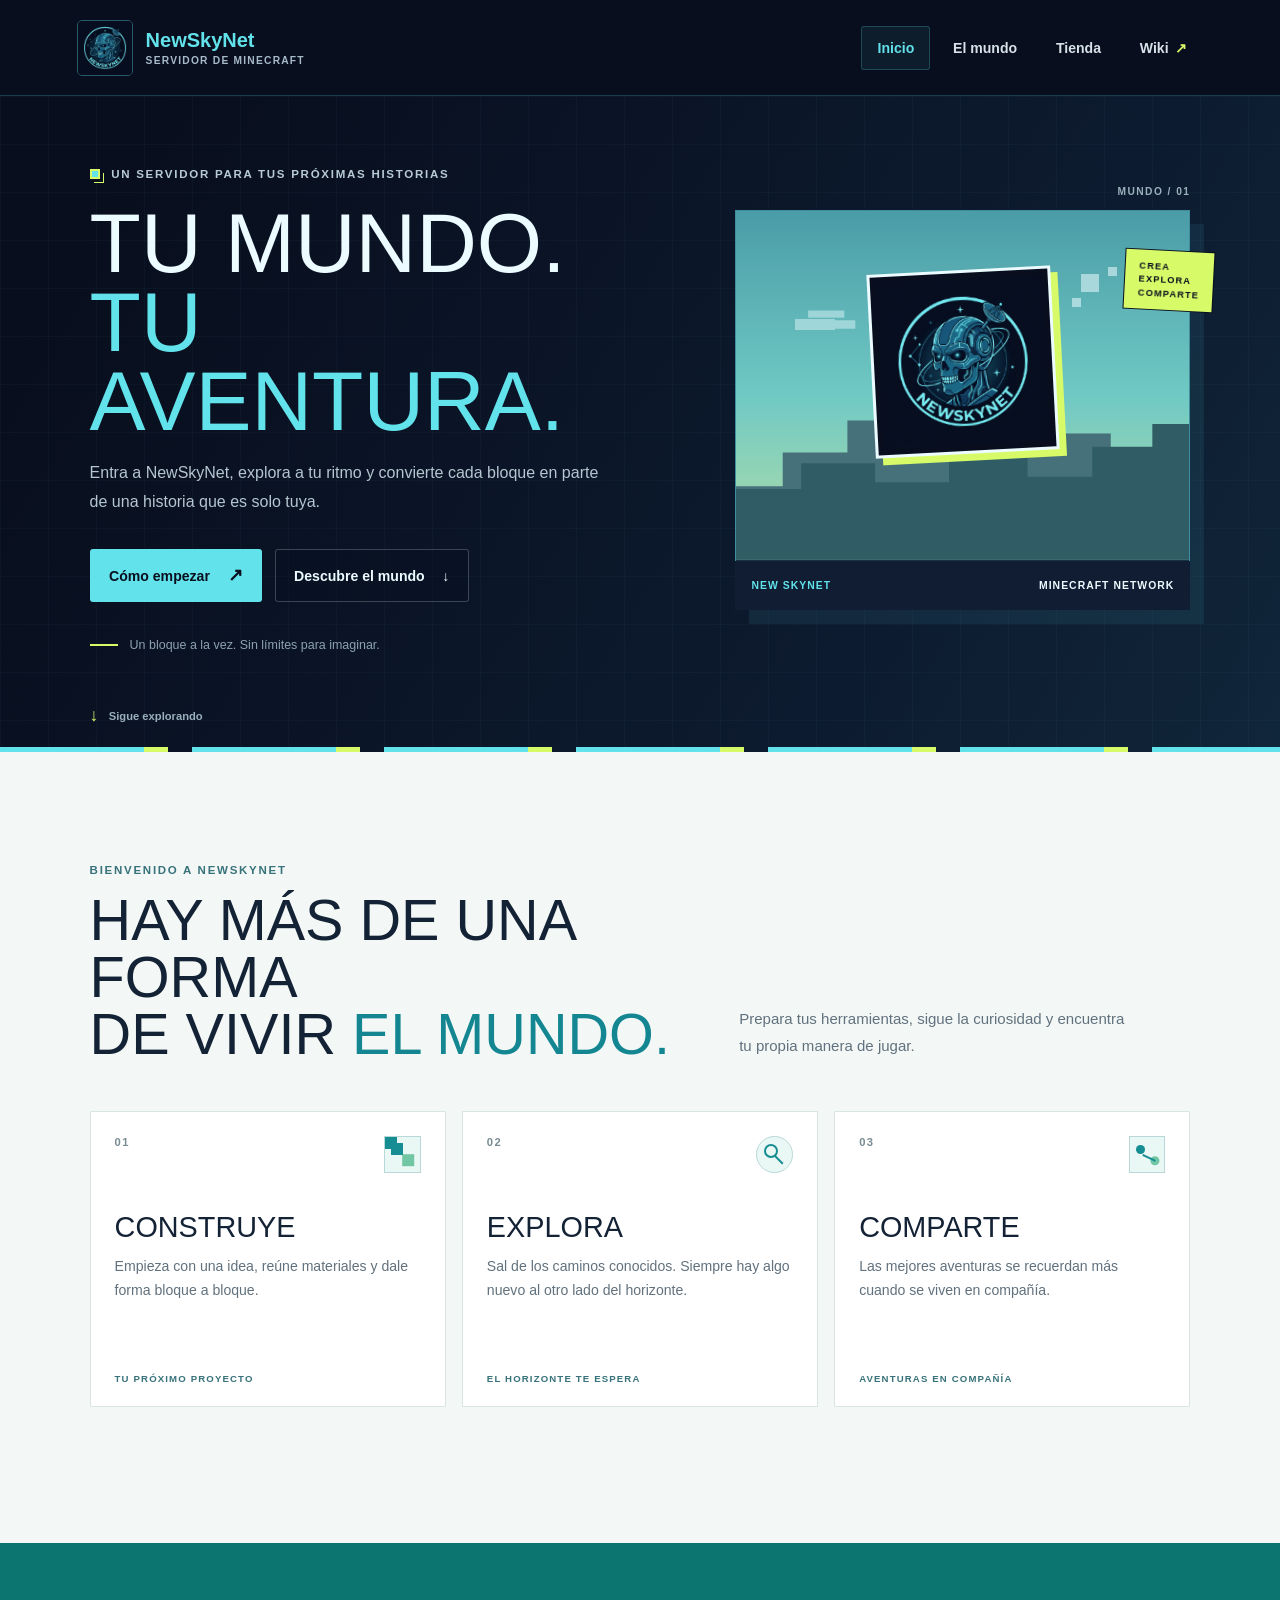
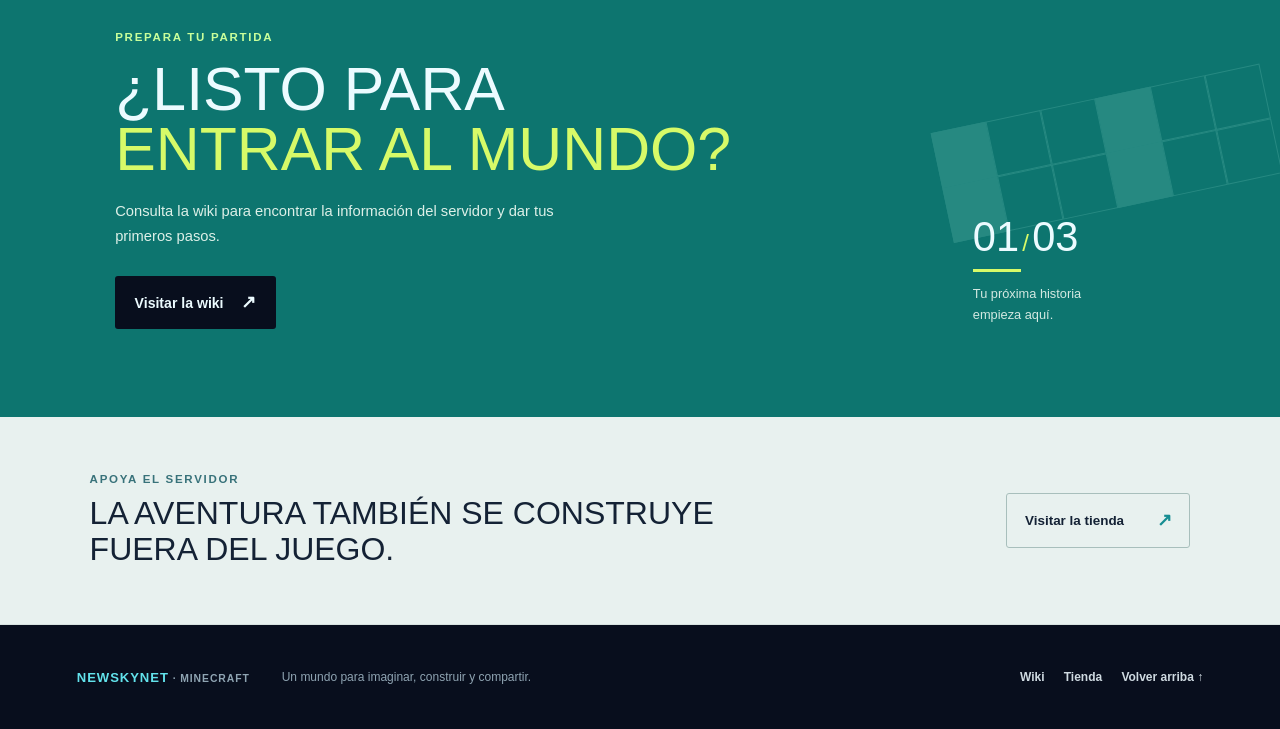
<file: index.html>
<!DOCTYPE html>
<html lang="es">
<head>
    <meta charset="UTF-8">
    <meta name="viewport" content="width=device-width, initial-scale=1.0">
    <meta name="description" content="Descubre NewSkyNet, tu próximo mundo de Minecraft para construir, explorar y compartir aventuras.">
    <meta name="theme-color" content="#080e1d">
    <title>NewSkyNet | Tu mundo de Minecraft</title>
    <link rel="stylesheet" href="src/style.css">
</head>
<body>
    <header class="site-header">
        <a class="brand" href="index.html" aria-label="NewSkyNet, inicio">
            <img src="src/img/logo.jpg" alt="">
            <span class="brand-copy">
                <span class="brand-name">NewSkyNet</span>
                <span class="brand-caption">Servidor de Minecraft</span>
            </span>
        </a>
        <nav class="site-nav" aria-label="Navegación principal">
            <ul>
                <li><a class="nav-link nav-link-current" href="#inicio" aria-current="page">Inicio</a></li>
                <li><a class="nav-link" href="#mundo">El mundo</a></li>
                <li><a class="nav-link" href="https://tienda.newskynet.run.place">Tienda</a></li>
                <li><a class="nav-link nav-link-wiki" href="wiki.html">Wiki <span aria-hidden="true">↗</span></a></li>
            </ul>
        </nav>
    </header>

    <main>
        <section class="hero" id="inicio" aria-labelledby="hero-title">
            <span class="hero-inner">
                <header class="hero-copy">
                    <p class="eyebrow"><span class="eyebrow-mark" aria-hidden="true"></span> Un servidor para tus próximas historias</p>
                    <h1 id="hero-title">Tu mundo.<br><span>Tu aventura.</span></h1>
                    <p class="hero-description">Entra a NewSkyNet, explora a tu ritmo y convierte cada bloque en parte de una historia que es solo tuya.</p>
                    <nav class="hero-actions" aria-label="Acciones principales">
                        <a class="button button-primary" href="wiki.html">Cómo empezar <span aria-hidden="true">↗</span></a>
                        <a class="button button-quiet" href="#mundo">Descubre el mundo <span aria-hidden="true">↓</span></a>
                    </nav>
                    <aside class="hero-footnote">
                        <span class="footnote-rule" aria-hidden="true"></span>
                        <p>Un bloque a la vez. Sin límites para imaginar.</p>
                    </aside>
                </header>

                <figure class="hero-art" aria-label="Logo de NewSkyNet sobre un paisaje de bloques">
                    <span class="art-coordinate" aria-hidden="true">MUNDO / 01</span>
                    <span class="art-frame">
                        <span class="art-sky" aria-hidden="true">
                            <span class="sky-pixel sky-pixel-one"></span>
                            <span class="sky-pixel sky-pixel-two"></span>
                            <span class="sky-pixel sky-pixel-three"></span>
                            <span class="sky-cloud cloud-one"></span>
                            <span class="sky-cloud cloud-two"></span>
                            <span class="voxel-hill hill-back"></span>
                            <span class="voxel-hill hill-front"></span>
                        </span>
                        <span class="art-logo-wrap">
                            <img src="src/img/logo.jpg" alt="Logo de NewSkyNet">
                        </span>
                    </span>
                    <span class="art-stamp" aria-hidden="true"><span>CREA</span><span>EXPLORA</span><span>COMPARTE</span></span>
                    <figcaption class="art-caption"><span>NEW SKYNET</span><span>MINECRAFT NETWORK</span></figcaption>
                </figure>
            </span>
            <a class="scroll-cue" href="#mundo"><span aria-hidden="true">↓</span> Sigue explorando</a>
        </section>

        <section class="world-section" id="mundo" aria-labelledby="world-title">
            <header class="section-heading">
                <p class="section-kicker">BIENVENIDO A NEWSKYNET</p>
                <h2 id="world-title">Hay más de una forma<br>de vivir <span>el mundo.</span></h2>
                <p class="section-intro">Prepara tus herramientas, sigue la curiosidad y encuentra tu propia manera de jugar.</p>
            </header>
            <ul class="world-grid">
                <li>
                    <article class="world-card card-build">
                        <header class="card-index"><span>01</span><span class="card-symbol symbol-build" aria-hidden="true"></span></header>
                        <h3>Construye</h3>
                        <p>Empieza con una idea, reúne materiales y dale forma bloque a bloque.</p>
                        <span class="card-tag">TU PRÓXIMO PROYECTO</span>
                    </article>
                </li>
                <li>
                    <article class="world-card card-explore">
                        <header class="card-index"><span>02</span><span class="card-symbol symbol-explore" aria-hidden="true"></span></header>
                        <h3>Explora</h3>
                        <p>Sal de los caminos conocidos. Siempre hay algo nuevo al otro lado del horizonte.</p>
                        <span class="card-tag">EL HORIZONTE TE ESPERA</span>
                    </article>
                </li>
                <li>
                    <article class="world-card card-share">
                        <header class="card-index"><span>03</span><span class="card-symbol symbol-share" aria-hidden="true"></span></header>
                        <h3>Comparte</h3>
                        <p>Las mejores aventuras se recuerdan más cuando se viven en compañía.</p>
                        <span class="card-tag">AVENTURAS EN COMPAÑÍA</span>
                    </article>
                </li>
            </ul>
        </section>

        <section class="start-section" aria-labelledby="start-title">
            <span class="start-grid" aria-hidden="true">
                <span></span><span></span><span></span><span></span><span></span><span></span><span></span><span></span><span></span><span></span><span></span><span></span>
            </span>
            <header class="start-content">
                <p class="section-kicker">PREPARA TU PARTIDA</p>
                <h2 id="start-title">¿Listo para<br><span>entrar al mundo?</span></h2>
                <p>Consulta la wiki para encontrar la información del servidor y dar tus primeros pasos.</p>
                <a class="button button-dark" href="wiki.html">Visitar la wiki <span aria-hidden="true">↗</span></a>
            </header>
            <aside class="start-aside">
                <span class="aside-number">01<span>/</span>03</span>
                <span class="aside-rule" aria-hidden="true"></span>
                <p>Tu próxima historia<br>empieza aquí.</p>
            </aside>
        </section>

        <section class="store-strip" aria-label="Tienda de NewSkyNet">
            <header>
                <p class="section-kicker">APOYA EL SERVIDOR</p>
                <h2>La aventura también se construye fuera del juego.</h2>
            </header>
            <a class="store-link" href="https://tienda.newskynet.run.place">Visitar la tienda <span aria-hidden="true">↗</span></a>
        </section>
    </main>

    <footer class="site-footer">
        <a class="footer-brand" href="index.html">NEWSKYNET<span> · MINECRAFT</span></a>
        <p>Un mundo para imaginar, construir y compartir.</p>
        <nav class="footer-links" aria-label="Navegación secundaria">
            <a href="wiki.html">Wiki</a>
            <a href="https://tienda.newskynet.run.place">Tienda</a>
            <a href="#inicio">Volver arriba ↑</a>
        </nav>
    </footer>
</body>
</html>
</file>
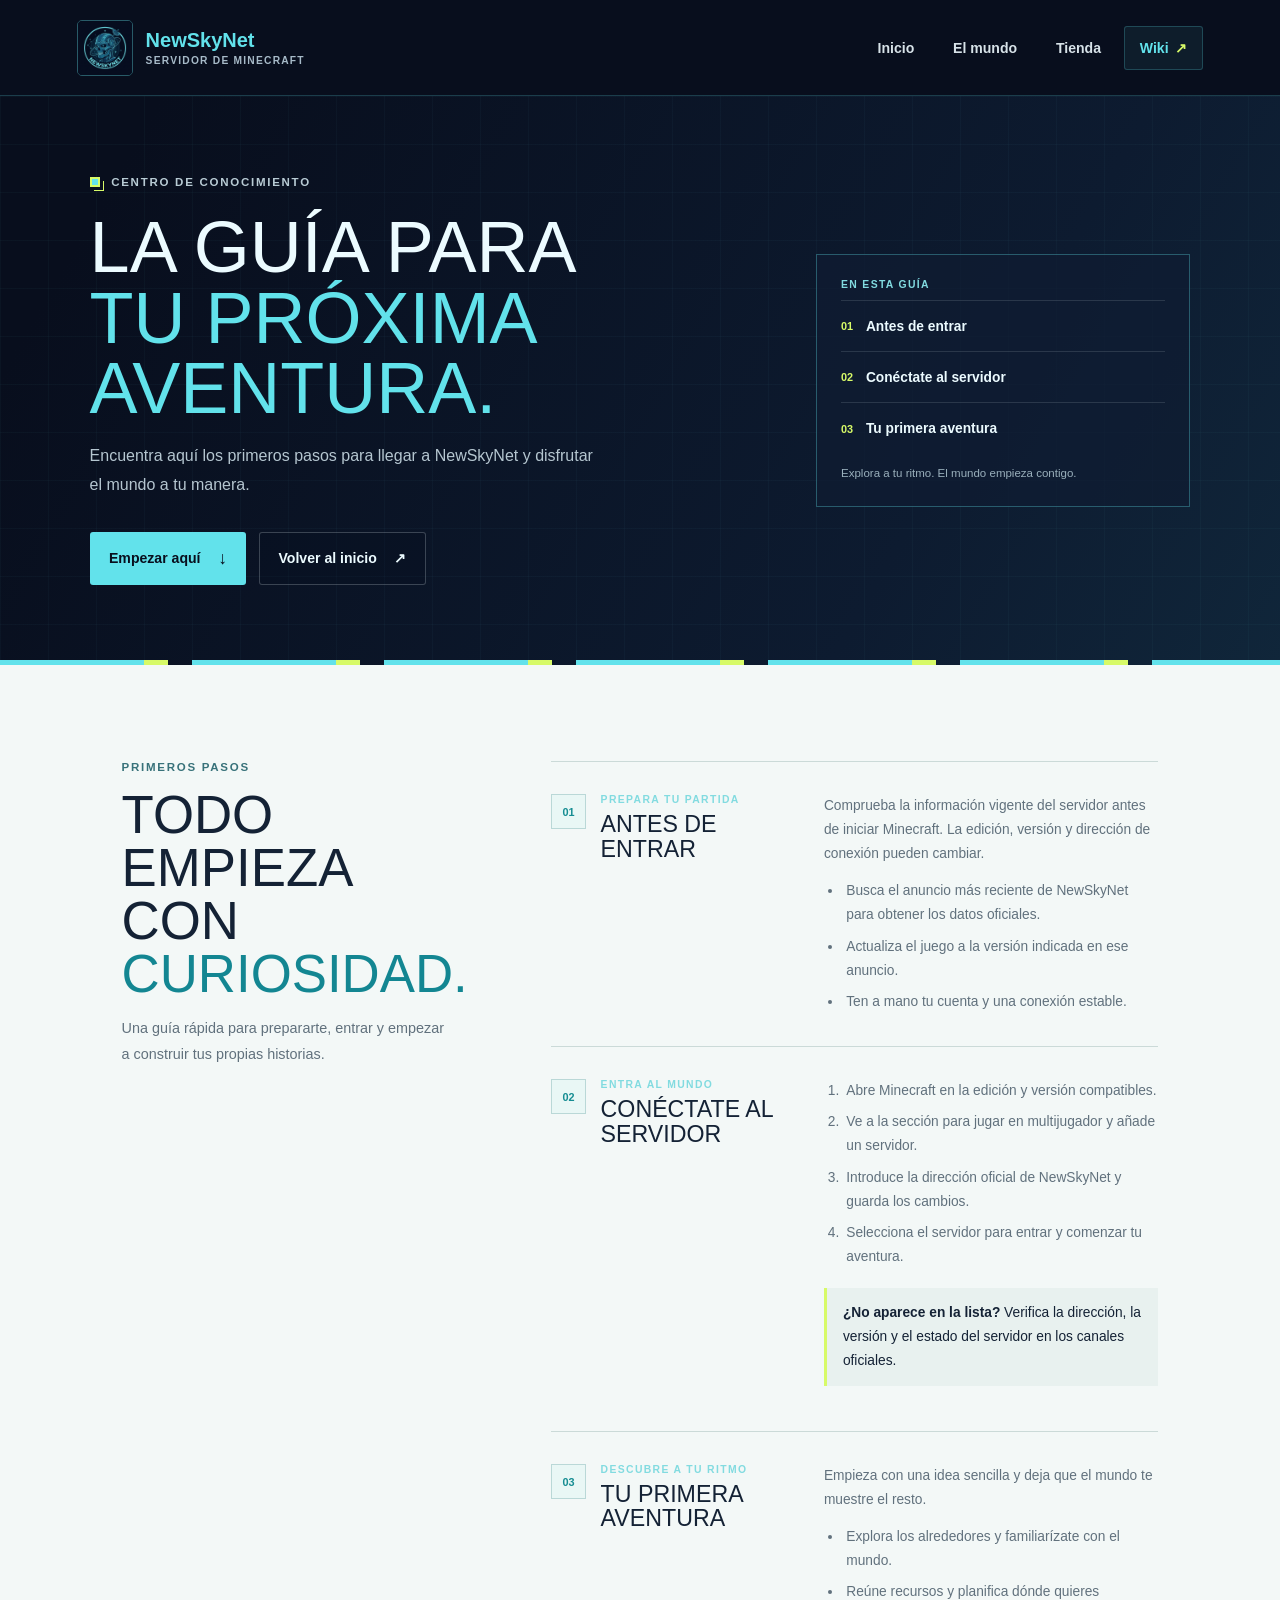
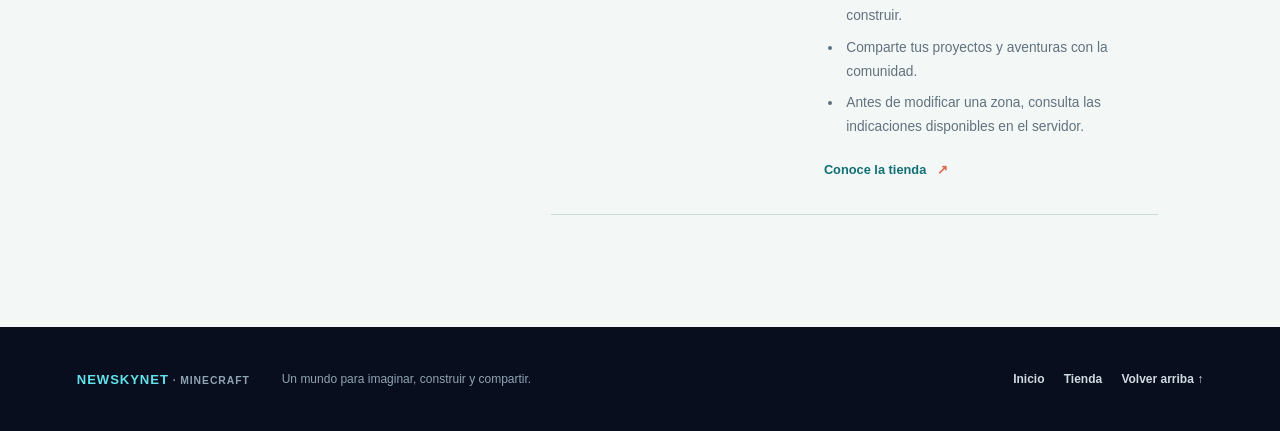
<file: wiki.html>
<!DOCTYPE html>
<html lang="es">
<head>
    <meta charset="UTF-8">
    <meta name="viewport" content="width=device-width, initial-scale=1.0">
    <meta name="description" content="Guía de inicio e información útil para jugar en NewSkyNet.">
    <meta name="theme-color" content="#080e1d">
    <title>Wiki | NewSkyNet</title>
    <link rel="stylesheet" href="src/style.css">
</head>
<body>
    <header class="site-header">
        <a class="brand" href="index.html" aria-label="NewSkyNet, inicio">
            <img src="src/img/logo.jpg" alt="">
            <span class="brand-copy">
                <span class="brand-name">NewSkyNet</span>
                <span class="brand-caption">Servidor de Minecraft</span>
            </span>
        </a>
        <nav class="site-nav" aria-label="Navegación principal">
            <ul>
                <li><a class="nav-link" href="index.html#inicio">Inicio</a></li>
                <li><a class="nav-link" href="index.html#mundo">El mundo</a></li>
                <li><a class="nav-link" href="https://tienda.newskynet.run.place">Tienda</a></li>
                <li><a class="nav-link nav-link-current nav-link-wiki" href="wiki.html" aria-current="page">Wiki <span aria-hidden="true">↗</span></a></li>
            </ul>
        </nav>
    </header>

    <main>
        <section class="wiki-hero" id="inicio" aria-labelledby="wiki-title">
            <div class="wiki-hero-inner">
                <header class="wiki-intro">
                    <p class="eyebrow"><span class="eyebrow-mark" aria-hidden="true"></span> Centro de conocimiento</p>
                    <h1 id="wiki-title">La guía para<br><span>tu próxima aventura.</span></h1>
                    <p class="hero-description">Encuentra aquí los primeros pasos para llegar a NewSkyNet y disfrutar el mundo a tu manera.</p>
                    <nav class="hero-actions" aria-label="Acciones de la wiki">
                        <a class="button button-primary" href="#primeros-pasos">Empezar aquí <span aria-hidden="true">↓</span></a>
                        <a class="button button-quiet" href="index.html">Volver al inicio <span aria-hidden="true">↗</span></a>
                    </nav>
                </header>
                <aside class="wiki-contents" aria-label="Contenido de esta guía">
                    <p class="wiki-contents-label">EN ESTA GUÍA</p>
                    <a href="#primeros-pasos"><span>01</span> Antes de entrar</a>
                    <a href="#conectar"><span>02</span> Conéctate al servidor</a>
                    <a href="#mundo"><span>03</span> Tu primera aventura</a>
                    <span class="wiki-contents-note">Explora a tu ritmo. El mundo empieza contigo.</span>
                </aside>
            </div>
        </section>

        <section class="wiki-guides" aria-label="Guías de NewSkyNet">
            <header class="wiki-heading">
                <p class="section-kicker">PRIMEROS PASOS</p>
                <h2>Todo empieza<br>con <span>curiosidad.</span></h2>
                <p>Una guía rápida para prepararte, entrar y empezar a construir tus propias historias.</p>
            </header>

            <div class="wiki-guide-list">
                <article class="wiki-guide" id="primeros-pasos">
                    <header class="wiki-guide-heading">
                        <span class="wiki-guide-number">01</span>
                        <div>
                            <p class="wiki-guide-label">PREPARA TU PARTIDA</p>
                            <h3>Antes de entrar</h3>
                        </div>
                    </header>
                    <div class="wiki-guide-body">
                        <p>Comprueba la información vigente del servidor antes de iniciar Minecraft. La edición, versión y dirección de conexión pueden cambiar.</p>
                        <ul>
                            <li>Busca el anuncio más reciente de NewSkyNet para obtener los datos oficiales.</li>
                            <li>Actualiza el juego a la versión indicada en ese anuncio.</li>
                            <li>Ten a mano tu cuenta y una conexión estable.</li>
                        </ul>
                    </div>
                </article>

                <article class="wiki-guide" id="conectar">
                    <header class="wiki-guide-heading">
                        <span class="wiki-guide-number">02</span>
                        <div>
                            <p class="wiki-guide-label">ENTRA AL MUNDO</p>
                            <h3>Conéctate al servidor</h3>
                        </div>
                    </header>
                    <div class="wiki-guide-body">
                        <ol>
                            <li>Abre Minecraft en la edición y versión compatibles.</li>
                            <li>Ve a la sección para jugar en multijugador y añade un servidor.</li>
                            <li>Introduce la dirección oficial de NewSkyNet y guarda los cambios.</li>
                            <li>Selecciona el servidor para entrar y comenzar tu aventura.</li>
                        </ol>
                        <p class="wiki-note"><strong>¿No aparece en la lista?</strong> Verifica la dirección, la versión y el estado del servidor en los canales oficiales.</p>
                    </div>
                </article>

                <article class="wiki-guide" id="mundo">
                    <header class="wiki-guide-heading">
                        <span class="wiki-guide-number">03</span>
                        <div>
                            <p class="wiki-guide-label">DESCUBRE A TU RITMO</p>
                            <h3>Tu primera aventura</h3>
                        </div>
                    </header>
                    <div class="wiki-guide-body">
                        <p>Empieza con una idea sencilla y deja que el mundo te muestre el resto.</p>
                        <ul>
                            <li>Explora los alrededores y familiarízate con el mundo.</li>
                            <li>Reúne recursos y planifica dónde quieres construir.</li>
                            <li>Comparte tus proyectos y aventuras con la comunidad.</li>
                            <li>Antes de modificar una zona, consulta las indicaciones disponibles en el servidor.</li>
                        </ul>
                        <a class="wiki-back-link" href="https://tienda.newskynet.run.place">Conoce la tienda <span aria-hidden="true">↗</span></a>
                    </div>
                </article>
            </div>
        </section>
    </main>

    <footer class="site-footer">
        <a class="footer-brand" href="index.html">NEWSKYNET<span> · MINECRAFT</span></a>
        <p>Un mundo para imaginar, construir y compartir.</p>
        <nav class="footer-links" aria-label="Navegación secundaria">
            <a href="index.html">Inicio</a>
            <a href="https://tienda.newskynet.run.place">Tienda</a>
            <a href="#inicio">Volver arriba ↑</a>
        </nav>
    </footer>
</body>
</html>
</file>
<file: src/style.css>
:root {
	--brand-night: #080e1d;
	--brand-deep: #101d32;
	--brand-cyan: #62e2eb;
	--brand-text: #ecfbff;
	--brand-lime: #d7fa68;
	--brand-coral: #ff806e;
	--paper: #f3f8f7;
	--ink: #142235;
	--muted: #61717d;
	--display-font: Impact, "Arial Narrow", sans-serif;
	--body-font: "Trebuchet MS", sans-serif;
}

* {
	box-sizing: border-box;
}

html {
	scroll-behavior: smooth;
}

body {
	margin: 0;
	color: var(--ink);
	background: var(--paper);
	font-family: var(--body-font);
	-webkit-font-smoothing: antialiased;
}

body,
a {
	-webkit-tap-highlight-color: transparent;
}

a {
	color: inherit;
}

a:focus-visible {
	outline: 3px solid var(--brand-coral);
	outline-offset: 4px;
}

.site-header {
	position: relative;
	z-index: 2;
	display: flex;
	align-items: center;
	justify-content: space-between;
	gap: 2rem;
	min-height: 6rem;
	padding: 0.7rem clamp(1.5rem, 6vw, 6rem);
	border-bottom: 1px solid rgb(98 226 235 / 22%);
	color: var(--brand-text);
	background: var(--brand-night);
}

.brand {
	--brand-logo-size: 3.5rem;
	display: grid;
	grid-template-columns: var(--brand-logo-size) max-content;
	grid-template-rows: repeat(2, auto);
	align-items: center;
	column-gap: 0.8rem;
	flex: 0 0 auto;
	color: inherit;
	text-decoration: none;
}

.brand img {
	display: block;
	grid-column: 1;
	grid-row: 1 / 3;
	width: var(--brand-logo-size);
	height: var(--brand-logo-size);
	flex: 0 0 auto;
	border: 1px solid rgb(98 226 235 / 36%);
	border-radius: 5px;
	object-fit: cover;
}

.brand-copy {
	display: flex;
	grid-column: 2;
	grid-row: 1 / 3;
	flex-direction: column;
	align-items: flex-start;
	gap: 0.14rem;
}

.brand-name {
	color: var(--brand-cyan);
	font-size: 1.25rem;
	font-weight: 900;
}

.brand-caption {
	color: #a7bac8;
	font-size: 0.64rem;
	font-weight: 700;
	letter-spacing: 0.12em;
	text-transform: uppercase;
}

.brand:focus-visible {
	outline: 2px solid var(--brand-cyan);
	outline-offset: 5px;
}

.site-nav ul {
	display: flex;
	align-items: center;
	gap: 0.4rem;
	margin: 0;
	padding: 0;
	list-style: none;
}

.nav-link {
	display: inline-flex;
	align-items: center;
	gap: 0.4rem;
	min-height: 2.75rem;
	padding: 0.65rem 0.95rem;
	border: 1px solid transparent;
	border-radius: 3px;
	color: #d7e2e8;
	font-size: 0.88rem;
	font-weight: 700;
	text-decoration: none;
	transition: color 160ms ease, background-color 160ms ease, border-color 160ms ease;
}

.nav-link:hover,
.nav-link-current {
	color: var(--brand-cyan);
}

.nav-link-current {
	border-color: rgb(98 226 235 / 22%);
	background: rgb(98 226 235 / 7%);
}

.nav-link-wiki span {
	color: var(--brand-lime);
}

.hero {
	position: relative;
	min-height: 41rem;
	padding: 4.5rem clamp(1.5rem, 7vw, 7rem) 5.5rem;
	overflow: hidden;
	color: var(--brand-text);
	background-color: var(--brand-night);
	background-image:
		linear-gradient(90deg, rgb(98 226 235 / 3%) 1px, transparent 1px),
		linear-gradient(rgb(98 226 235 / 3%) 1px, transparent 1px),
		linear-gradient(120deg, #080e1d 10%, #0d1b30 72%, #10263a 100%);
	background-size: 48px 48px, 48px 48px, auto;
}

.hero::after {
	position: absolute;
	right: 0;
	bottom: 0;
	left: 0;
	height: 5px;
	background: repeating-linear-gradient(90deg, var(--brand-cyan) 0 9rem, var(--brand-lime) 9rem 10.5rem, transparent 10.5rem 12rem);
	content: "";
}

.hero-inner {
	display: grid;
	grid-template-columns: minmax(0, 1fr) minmax(20rem, 0.9fr);
	align-items: center;
	gap: clamp(3rem, 7vw, 8rem);
	width: min(100%, 78rem);
	min-height: 30rem;
	margin: 0 auto;
}

.hero-copy {
	position: relative;
	z-index: 1;
	max-width: 38rem;
	animation: rise-in 650ms ease-out both;
}

.eyebrow,
.section-kicker {
	margin: 0;
	font-size: 0.72rem;
	font-weight: 800;
	letter-spacing: 0.15em;
	text-transform: uppercase;
}

.eyebrow {
	display: flex;
	align-items: center;
	gap: 0.7rem;
	color: #b8cbd4;
}

.eyebrow-mark {
	width: 0.65rem;
	height: 0.65rem;
	border: 2px solid var(--brand-lime);
	background: var(--brand-cyan);
	box-shadow: 3px 3px 0 var(--brand-night), 4px 4px 0 var(--brand-lime);
}

.hero h1 {
	margin: 1.5rem 0 1.15rem;
	font-family: var(--display-font);
	font-size: 5.25rem;
	font-weight: 400;
	line-height: 0.94;
	text-transform: uppercase;
}

.hero h1 span {
	color: var(--brand-cyan);
}

.hero-description {
	max-width: 32rem;
	margin: 0;
	color: #b5c6d0;
	font-size: 1rem;
	line-height: 1.8;
}

.hero-actions {
	display: flex;
	flex-wrap: wrap;
	align-items: center;
	gap: 0.8rem;
	margin-top: 2rem;
}

.button {
	display: inline-flex;
	align-items: center;
	justify-content: center;
	gap: 1.1rem;
	min-height: 3.35rem;
	padding: 0.85rem 1.15rem;
	border: 1px solid transparent;
	border-radius: 3px;
	font-size: 0.88rem;
	font-weight: 800;
	text-decoration: none;
	transition: transform 160ms ease, color 160ms ease, background-color 160ms ease, border-color 160ms ease;
}

.button:hover,
.store-link:hover {
	transform: translateY(-2px);
}

.button-primary {
	color: var(--brand-night);
	background: var(--brand-cyan);
}

.button-primary:hover {
	background: #9bf1f3;
}

.button-primary span,
.button-dark span {
	font-size: 1.1rem;
}

.button-quiet {
	border-color: rgb(236 251 255 / 22%);
	color: var(--brand-text);
	background: rgb(8 14 29 / 24%);
}

.button-quiet:hover {
	border-color: var(--brand-cyan);
	color: var(--brand-cyan);
}

.hero-footnote {
	display: flex;
	align-items: center;
	gap: 0.75rem;
	margin-top: 2.25rem;
	color: #8da2b1;
	font-size: 0.78rem;
}

.hero-footnote p {
	margin: 0;
}

.footnote-rule {
	width: 1.75rem;
	height: 2px;
	background: var(--brand-lime);
}

.hero-art {
	--art-inset: 1.5rem;
	position: relative;
	margin: 0;
	width: min(100%, 31rem);
	justify-self: end;
	padding: 1.5rem 0 1.5rem var(--art-inset);
	animation: rise-in 750ms 100ms ease-out both;
}

.art-coordinate {
	position: absolute;
	display: block;
	top: 0;
	right: 0;
	color: #9ab0bc;
	font-size: 0.64rem;
	font-weight: 800;
	letter-spacing: 0.14em;
}

.art-frame {
	position: relative;
	display: block;
	min-height: 25rem;
	border: 1px solid rgb(98 226 235 / 52%);
	background: #183248;
	box-shadow: 14px 14px 0 rgb(98 226 235 / 8%);
}

.art-sky {
	position: absolute;
	display: block;
	inset: 0 0 3.1rem;
	overflow: hidden;
	background: linear-gradient(180deg, #4a9ca7 0%, #70c9c4 53%, #b5dfa5 100%);
}

.sky-pixel {
	position: absolute;
	width: 1.1rem;
	height: 1.1rem;
	background: rgb(236 251 255 / 55%);
}

.sky-pixel-one {
	top: 18%;
	right: 20%;
}

.sky-pixel-two {
	top: 25%;
	right: 24%;
	width: 0.55rem;
	height: 0.55rem;
}

.sky-pixel-three {
	top: 16%;
	right: 16%;
	width: 0.55rem;
	height: 0.55rem;
}

.sky-cloud {
	position: absolute;
	width: 2.5rem;
	height: 0.7rem;
	background: rgb(236 251 255 / 45%);
	box-shadow: 0.7rem -0.65rem 0 -0.12rem rgb(236 251 255 / 45%), 1.35rem 0 0 -0.08rem rgb(236 251 255 / 45%);
}

.cloud-one {
	top: 31%;
	left: 13%;
}

.cloud-two {
	top: 20%;
	left: 54%;
	transform: scale(0.72);
}

.voxel-hill {
	position: absolute;
	display: block;
	right: -1%;
	bottom: 0;
	left: -1%;
	height: 54%;
	clip-path: polygon(0 100%, 0 61%, 11% 61%, 11% 43%, 25% 43%, 25% 26%, 39% 26%, 39% 11%, 55% 11%, 55% 0, 68% 0, 68% 33%, 82% 33%, 82% 50%, 94% 50%, 94% 68%, 100% 68%, 100% 100%);
}

.hill-back {
	background: #47717a;
}

.hill-front {
	height: 39%;
	clip-path: polygon(0 100%, 0 48%, 15% 48%, 15% 29%, 31% 29%, 31% 43%, 47% 43%, 47% 22%, 64% 22%, 64% 39%, 78% 39%, 78% 17%, 91% 17%, 91% 0, 100% 0, 100% 100%);
	background: #305c65;
}

.art-logo-wrap {
	position: absolute;
	z-index: 1;
	display: block;
	top: 38%;
	left: 50%;
	width: 11.5rem;
	height: 11.5rem;
	padding: 0.4rem;
	border: 3px solid var(--brand-text);
	background: var(--brand-night);
	box-shadow: 7px 7px 0 var(--brand-lime);
	transform: translate(-50%, -50%) rotate(-3deg);
}

.art-logo-wrap img {
	display: block;
	width: 100%;
	height: 100%;
	object-fit: contain;
}

.art-caption {
	position: absolute;
	right: 0;
	bottom: 1.5rem;
	left: var(--art-inset);
	display: flex;
	align-items: center;
	justify-content: space-between;
	gap: 1rem;
	min-height: 3.1rem;
	padding: 0 1rem;
	color: var(--brand-text);
	background: var(--brand-deep);
	font-size: 0.65rem;
	font-weight: 800;
	letter-spacing: 0.1em;
}

.art-caption span:first-child {
	color: var(--brand-cyan);
}

.art-stamp {
	position: absolute;
	z-index: 2;
	right: -1.5rem;
	top: 4rem;
	display: grid;
	gap: 0.2rem;
	padding: 0.7rem 0.85rem;
	border: 1px solid var(--brand-night);
	color: var(--brand-night);
	background: var(--brand-lime);
	font-size: 0.58rem;
	font-weight: 900;
	letter-spacing: 0.12em;
	transform: rotate(3deg);
}

.scroll-cue {
	position: absolute;
	bottom: 1.6rem;
	left: clamp(1.5rem, 7vw, 7rem);
	display: inline-flex;
	align-items: center;
	gap: 0.65rem;
	color: #9ab0bc;
	font-size: 0.7rem;
	font-weight: 700;
	text-decoration: none;
}

.scroll-cue span {
	color: var(--brand-lime);
	font-size: 1.1rem;
}

.world-section {
	padding: 7rem clamp(1.5rem, 7vw, 7rem) 7.5rem;
	background: var(--paper);
}

.section-heading,
.world-grid {
	width: min(100%, 76rem);
	margin-right: auto;
	margin-left: auto;
}

.section-heading {
	display: grid;
	grid-template-columns: 1fr minmax(16rem, 0.75fr);
	align-items: end;
	column-gap: 3rem;
}

.section-kicker {
	color: #38727a;
}

.section-heading .section-kicker {
	grid-column: 1 / -1;
	margin-bottom: 1rem;
}

.section-heading h2,
.start-content h2 {
	margin: 0;
	font-family: var(--display-font);
	font-size: 3.6rem;
	font-weight: 400;
	line-height: 0.99;
	text-transform: uppercase;
}

.section-heading h2 span {
	color: #138692;
}

.section-intro {
	max-width: 25rem;
	margin: 0 0 0.25rem;
	color: var(--muted);
	font-size: 0.94rem;
	line-height: 1.8;
}

.world-grid {
	display: grid;
	grid-template-columns: repeat(3, minmax(0, 1fr));
	gap: 1rem;
	margin-top: 3rem;
	padding: 0;
	list-style: none;
}

.world-grid > li {
	min-width: 0;
}

.world-card {
	position: relative;
	min-height: 18.5rem;
	padding: 1.5rem;
	border: 1px solid #d9e5e3;
	background: #fff;
	transition: transform 180ms ease, box-shadow 180ms ease;
}

.world-card:hover {
	box-shadow: 6px 6px 0 #d4e6e3;
	transform: translate(-2px, -2px);
}

.card-index {
	display: flex;
	align-items: flex-start;
	justify-content: space-between;
	color: #798c94;
	font-size: 0.7rem;
	font-weight: 800;
	letter-spacing: 0.12em;
}

.card-symbol {
	position: relative;
	display: block;
	width: 2.3rem;
	height: 2.3rem;
	border: 1px solid #bad8d7;
	background: #e9f7f5;
}

.symbol-build::before,
.symbol-build::after {
	position: absolute;
	width: 0.75rem;
	height: 0.75rem;
	background: #168d92;
	content: "";
}

.symbol-build::before {
	top: 0.4rem;
	left: 0.4rem;
	box-shadow: 0.7rem 0.7rem 0 #71c6a3;
}

.symbol-explore {
	border-radius: 50%;
}

.symbol-explore::before {
	position: absolute;
	top: 0.42rem;
	left: 0.42rem;
	width: 0.65rem;
	height: 0.65rem;
	border: 2px solid #168d92;
	border-radius: 50%;
	content: "";
}

.symbol-explore::after {
	position: absolute;
	top: 1.12rem;
	left: 1.13rem;
	width: 0.68rem;
	height: 2px;
	background: #168d92;
	content: "";
	transform: rotate(45deg);
	transform-origin: left center;
}

.symbol-share::before,
.symbol-share::after {
	position: absolute;
	width: 0.55rem;
	height: 0.55rem;
	border-radius: 50%;
	background: #168d92;
	content: "";
}

.symbol-share::before {
	top: 0.5rem;
	left: 0.4rem;
	box-shadow: 0.9rem 0.7rem 0 #71c6a3;
}

.symbol-share::after {
	top: 1.25rem;
	left: 0.75rem;
	width: 0.9rem;
	height: 2px;
	border-radius: 0;
	background: #168d92;
	transform: rotate(25deg);
}

.world-card h3 {
	margin: 2.4rem 0 0.65rem;
	font-family: var(--display-font);
	font-size: 1.8rem;
	font-weight: 400;
	text-transform: uppercase;
}

.world-card p {
	max-width: 19rem;
	margin: 0;
	color: var(--muted);
	font-size: 0.88rem;
	line-height: 1.7;
}

.card-tag {
	position: absolute;
	bottom: 1.35rem;
	left: 1.5rem;
	color: #38727a;
	font-size: 0.6rem;
	font-weight: 900;
	letter-spacing: 0.12em;
}

.start-section {
	position: relative;
	display: grid;
	grid-template-columns: minmax(0, 1fr) 12rem;
	align-items: end;
	gap: 3rem;
	min-height: 27rem;
	padding: 5.5rem clamp(1.5rem, 9vw, 9rem);
	overflow: hidden;
	color: var(--brand-text);
	background: #0d756f;
}

.start-grid {
	position: absolute;
	inset: 0 0 0 auto;
	display: grid;
	grid-template-columns: repeat(6, 3.5rem);
	grid-template-rows: repeat(4, 3.5rem);
	align-content: center;
	width: 23rem;
	opacity: 0.15;
	transform: rotate(-12deg) translate(2rem, 2rem);
}

.start-grid span {
	border: 1px solid #b3fbeb;
}

.start-grid span:nth-child(3n + 1) {
	background: #b3fbeb;
}

.start-content,
.start-aside {
	position: relative;
	z-index: 1;
}

.start-content {
	max-width: 44rem;
}

.start-content .section-kicker {
	margin-bottom: 1rem;
	color: #c9ff9b;
}

.start-content h2 {
	font-size: 3.8rem;
}

.start-content h2 span {
	color: var(--brand-lime);
}

.start-content > p:not(.section-kicker) {
	max-width: 31rem;
	margin: 1.2rem 0 1.6rem;
	color: #ddf0e8;
	font-size: 0.92rem;
	line-height: 1.75;
}

.button-dark {
	color: var(--brand-text);
	background: var(--brand-night);
}

.button-dark:hover {
	color: var(--brand-night);
	background: var(--brand-lime);
}

.start-aside {
	padding-bottom: 0.25rem;
}

.aside-number {
	font-family: var(--display-font);
	font-size: 2.6rem;
}

.aside-number span {
	padding: 0 0.2rem;
	color: var(--brand-lime);
	font-size: 1.5rem;
}

.aside-rule {
	display: block;
	width: 3rem;
	height: 3px;
	margin: 0.5rem 0 0.8rem;
	background: var(--brand-lime);
}

.start-aside p {
	margin: 0;
	color: #d4e9e2;
	font-size: 0.8rem;
	line-height: 1.6;
}

.store-strip {
	display: flex;
	align-items: center;
	justify-content: space-between;
	gap: 2rem;
	padding: 3.5rem clamp(1.5rem, 7vw, 7rem);
	border-bottom: 1px solid #d7e2e0;
	background: #e8f1ef;
}

.store-strip > header {
	max-width: 43rem;
}

.store-strip .section-kicker {
	margin-bottom: 0.7rem;
}

.store-strip h2 {
	margin: 0;
	font-family: var(--display-font);
	font-size: 2rem;
	font-weight: 400;
	line-height: 1.12;
	text-transform: uppercase;
}

.store-link {
	display: inline-flex;
	align-items: center;
	justify-content: space-between;
	gap: 1.5rem;
	min-width: 11.5rem;
	padding: 1rem 1.1rem;
	border: 1px solid #a8bfbc;
	border-radius: 3px;
	color: var(--ink);
	font-size: 0.84rem;
	font-weight: 800;
	text-decoration: none;
	transition: transform 160ms ease, border-color 160ms ease;
}

.store-link:hover {
	border-color: #168d92;
}

.store-link span {
	color: #168d92;
	font-size: 1.1rem;
}

.site-footer {
	display: grid;
	grid-template-columns: auto 1fr auto;
	align-items: center;
	gap: 2rem;
	min-height: 6.5rem;
	padding: 1.4rem clamp(1.5rem, 6vw, 6rem);
	color: #cfdae1;
	background: var(--brand-night);
}

.footer-brand {
	color: var(--brand-cyan);
	font-size: 0.82rem;
	font-weight: 900;
	letter-spacing: 0.07em;
	text-decoration: none;
}

.footer-brand span {
	color: #8fa4b2;
	font-size: 0.65rem;
}

.site-footer p {
	margin: 0;
	color: #8fa4b2;
	font-size: 0.75rem;
}

.footer-links {
	display: flex;
	gap: 1.2rem;
}

.footer-links a {
	color: #cfdae1;
	font-size: 0.75rem;
	font-weight: 700;
	text-decoration: none;
}

.footer-links a:hover {
	color: var(--brand-cyan);
}

.wiki-hero {
	position: relative;
	padding: 5rem clamp(1.5rem, 7vw, 7rem);
	overflow: hidden;
	color: var(--brand-text);
	background-color: var(--brand-night);
	background-image:
		linear-gradient(90deg, rgb(98 226 235 / 3%) 1px, transparent 1px),
		linear-gradient(rgb(98 226 235 / 3%) 1px, transparent 1px),
		linear-gradient(120deg, #080e1d 10%, #0d1b30 72%, #10263a 100%);
	background-size: 48px 48px, 48px 48px, auto;
}

.wiki-hero::after {
	position: absolute;
	right: 0;
	bottom: 0;
	left: 0;
	height: 5px;
	background: repeating-linear-gradient(90deg, var(--brand-cyan) 0 9rem, var(--brand-lime) 9rem 10.5rem, transparent 10.5rem 12rem);
	content: "";
}

.wiki-hero-inner {
	display: grid;
	grid-template-columns: minmax(0, 1fr) minmax(17rem, 0.6fr);
	align-items: center;
	gap: clamp(3rem, 8vw, 8rem);
	width: min(100%, 76rem);
	min-height: 22rem;
	margin: 0 auto;
}

.wiki-intro {
	max-width: 42rem;
	animation: rise-in 650ms ease-out both;
}

.wiki-intro h1 {
	margin: 1.5rem 0 1.15rem;
	font-family: var(--display-font);
	font-size: 4.5rem;
	font-weight: 400;
	line-height: 0.98;
	text-transform: uppercase;
}

.wiki-intro h1 span {
	color: var(--brand-cyan);
}

.wiki-contents {
	display: grid;
	gap: 0;
	padding: 1.5rem;
	border: 1px solid rgb(98 226 235 / 32%);
	background: rgb(16 29 50 / 72%);
	animation: rise-in 750ms 100ms ease-out both;
}

.wiki-contents-label,
.wiki-guide-label {
	margin: 0;
	color: #82dbe0;
	font-size: 0.65rem;
	font-weight: 900;
	letter-spacing: 0.13em;
}

.wiki-contents-label {
	margin-bottom: 0.65rem;
}

.wiki-contents > a {
	display: flex;
	align-items: center;
	gap: 0.8rem;
	min-height: 3.2rem;
	border-top: 1px solid rgb(236 251 255 / 12%);
	color: var(--brand-text);
	font-size: 0.86rem;
	font-weight: 700;
	text-decoration: none;
	transition: color 160ms ease, padding 160ms ease;
}

.wiki-contents > a:hover {
	padding-left: 0.25rem;
	color: var(--brand-lime);
}

.wiki-contents > a span {
	color: var(--brand-lime);
	font-size: 0.68rem;
}

.wiki-contents-note {
	margin-top: 0.65rem;
	color: #9ab0bc;
	font-size: 0.72rem;
	line-height: 1.6;
}

.wiki-guides {
	display: grid;
	grid-template-columns: minmax(14rem, 0.7fr) minmax(0, 1.3fr);
	align-items: start;
	gap: clamp(3rem, 8vw, 8rem);
	width: min(100%, 76rem);
	margin: 0 auto;
	padding: 6rem clamp(1.5rem, 7vw, 7rem) 7rem;
}

.wiki-heading {
	position: sticky;
	top: 2rem;
}

.wiki-heading h2 {
	margin: 1rem 0;
	font-family: var(--display-font);
	font-size: 3.3rem;
	font-weight: 400;
	line-height: 1;
	text-transform: uppercase;
}

.wiki-heading h2 span {
	color: #138692;
}

.wiki-heading > p:last-child {
	max-width: 22rem;
	margin: 0;
	color: var(--muted);
	font-size: 0.9rem;
	line-height: 1.75;
}

.wiki-guide-list {
	border-top: 1px solid #cbdad8;
}

.wiki-guide {
	display: grid;
	grid-template-columns: minmax(10rem, 0.72fr) minmax(0, 1fr);
	gap: 2rem;
	padding: 2rem 0;
	border-bottom: 1px solid #cbdad8;
	scroll-margin-top: 1.5rem;
}

.wiki-guide-heading {
	display: flex;
	align-items: flex-start;
	gap: 0.9rem;
}

.wiki-guide-number {
	display: grid;
	place-items: center;
	width: 2.2rem;
	height: 2.2rem;
	flex: 0 0 auto;
	border: 1px solid #bad8d7;
	color: #168d92;
	background: #e9f7f5;
	font-size: 0.68rem;
	font-weight: 900;
}

.wiki-guide-heading h3 {
	margin: 0.45rem 0 0;
	font-family: var(--display-font);
	font-size: 1.45rem;
	font-weight: 400;
	line-height: 1.05;
	text-transform: uppercase;
}

.wiki-guide-body {
	color: var(--muted);
	font-size: 0.86rem;
	line-height: 1.75;
}

.wiki-guide-body p {
	margin: 0 0 0.8rem;
}

.wiki-guide-body ul,
.wiki-guide-body ol {
	display: grid;
	gap: 0.45rem;
	margin: 0;
	padding-left: 1.2rem;
}

.wiki-guide-body li {
	padding-left: 0.2rem;
}

.wiki-note {
	margin-top: 1.2rem !important;
	padding: 0.8rem 0 0.8rem 1rem;
	border-left: 3px solid var(--brand-lime);
	color: var(--ink);
	background: #e8f1ef;
}

.wiki-back-link {
	display: inline-flex;
	align-items: center;
	gap: 0.65rem;
	margin-top: 1.25rem;
	color: #126f75;
	font-size: 0.8rem;
	font-weight: 900;
	text-decoration: none;
}

.wiki-back-link:hover {
	color: #0b4f56;
}

.wiki-back-link span {
	color: #db694f;
}

@keyframes rise-in {
	from {
		opacity: 0;
		transform: translateY(14px);
	}
	to {
		opacity: 1;
		transform: translateY(0);
	}
}

@media (max-width: 900px) {
	.site-header {
		gap: 1rem;
		padding-right: 1.5rem;
		padding-left: 1.5rem;
	}

	.site-nav ul {
		gap: 0.1rem;
	}

	.nav-link {
		padding-right: 0.65rem;
		padding-left: 0.65rem;
	}

	.hero {
		padding-right: 2rem;
		padding-left: 2rem;
	}

	.hero-inner {
		grid-template-columns: minmax(0, 1fr) minmax(17rem, 0.85fr);
		gap: 2rem;
	}

	.hero h1 {
		font-size: 4.3rem;
	}

	.art-frame {
		min-height: 22rem;
	}

	.art-stamp {
		right: -0.6rem;
	}

	.world-section {
		padding-right: 2rem;
		padding-left: 2rem;
	}

	.start-section {
		padding-right: 3rem;
		padding-left: 3rem;
	}

	.wiki-hero {
		padding-right: 2rem;
		padding-left: 2rem;
	}

	.wiki-guides {
		gap: 3rem;
		padding-right: 2rem;
		padding-left: 2rem;
	}

	.wiki-guide {
		grid-template-columns: 1fr;
		gap: 1rem;
	}
}

@media (max-width: 700px) {
	.site-header {
		flex-wrap: wrap;
		min-height: auto;
		padding-top: 0.7rem;
		padding-bottom: 0.55rem;
	}

	.brand {
		--brand-logo-size: 3rem;
	}

	.brand-name {
		font-size: 1.1rem;
	}

	.site-nav {
		width: 100%;
	}

	.site-nav ul {
		justify-content: space-between;
	}

	.nav-link {
		min-height: 2.5rem;
		padding: 0.5rem 0.6rem;
		font-size: 0.8rem;
	}

	.hero {
		min-height: auto;
		padding: 4rem 1.5rem 4.5rem;
	}

	.hero-inner {
		grid-template-columns: minmax(0, 1fr);
		gap: 3rem;
		min-height: auto;
	}

	.hero-copy {
		max-width: 34rem;
	}

	.hero h1 {
		font-size: 4rem;
	}

	.hero-art {
		width: min(88%, 27rem);
		justify-self: center;
		--art-inset: 0.5rem;
	}

	.art-frame {
		min-height: 23rem;
	}

	.art-stamp {
		top: 1.2rem;
		right: -2.5rem;
	}

	.scroll-cue {
		display: none;
	}

	.world-section {
		padding: 4.5rem 1.5rem 5rem;
	}

	.section-heading {
		grid-template-columns: 1fr;
		gap: 1rem;
	}

	.section-heading .section-kicker {
		margin-bottom: 0.2rem;
	}

	.section-heading h2,
	.start-content h2 {
		font-size: 3.1rem;
	}

	.section-intro {
		max-width: 31rem;
	}

	.world-grid {
		grid-template-columns: 1fr;
		gap: 0.75rem;
		margin-top: 2rem;
	}

	.world-card {
		min-height: 16rem;
	}

	.world-card h3 {
		margin-top: 1.7rem;
	}

	.start-section {
		grid-template-columns: 1fr;
		gap: 2.5rem;
		min-height: auto;
		padding: 4rem 1.5rem;
	}

	.wiki-hero {
		padding: 3.75rem 1.5rem;
	}

	.wiki-hero-inner {
		grid-template-columns: 1fr;
		gap: 2.5rem;
		min-height: auto;
	}

	.wiki-intro h1 {
		font-size: 3.4rem;
	}

	.wiki-contents {
		max-width: 32rem;
	}

	.wiki-guides {
		grid-template-columns: 1fr;
		gap: 2rem;
		padding: 4.5rem 1.5rem 5rem;
	}

	.wiki-heading {
		position: static;
	}

	.wiki-heading h2 {
		font-size: 3rem;
	}

	.wiki-guide {
		gap: 1rem;
	}

	.start-content h2 {
		font-size: 3.3rem;
	}

	.start-aside {
		display: flex;
		align-items: center;
		gap: 1rem;
	}

	.aside-rule {
		width: 2rem;
		margin: 0;
	}

	.store-strip {
		align-items: flex-start;
		flex-direction: column;
		gap: 1.5rem;
		padding: 3rem 1.5rem;
	}

	.store-strip h2 {
		font-size: 1.8rem;
	}

	.site-footer {
		grid-template-columns: 1fr;
		gap: 0.9rem;
		padding: 1.8rem 1.5rem;
	}

	.footer-links {
		flex-wrap: wrap;
	}
}

@media (max-width: 390px) {
	.site-header {
		padding-right: 1rem;
		padding-left: 1rem;
	}

	.nav-link {
		padding-right: 0.45rem;
		padding-left: 0.45rem;
		font-size: 0.75rem;
	}

	.hero h1 {
		font-size: 3.5rem;
	}

	.hero-actions {
		align-items: stretch;
		flex-direction: column;
	}

	.hero-actions .button {
		justify-content: space-between;
	}

	.art-frame {
		min-height: 19rem;
	}

	.art-logo-wrap {
		width: 9.5rem;
		height: 9.5rem;
	}

	.art-caption {
		font-size: 0.55rem;
	}

	.section-heading h2,
	.start-content h2 {
		font-size: 2.7rem;
	}
}

@media (prefers-reduced-motion: reduce) {
	html {
		scroll-behavior: auto;
	}

	*,
	*::before,
	*::after {
		animation-duration: 0.01ms !important;
		animation-iteration-count: 1 !important;
		transition-duration: 0.01ms !important;
	}
}
</file>
